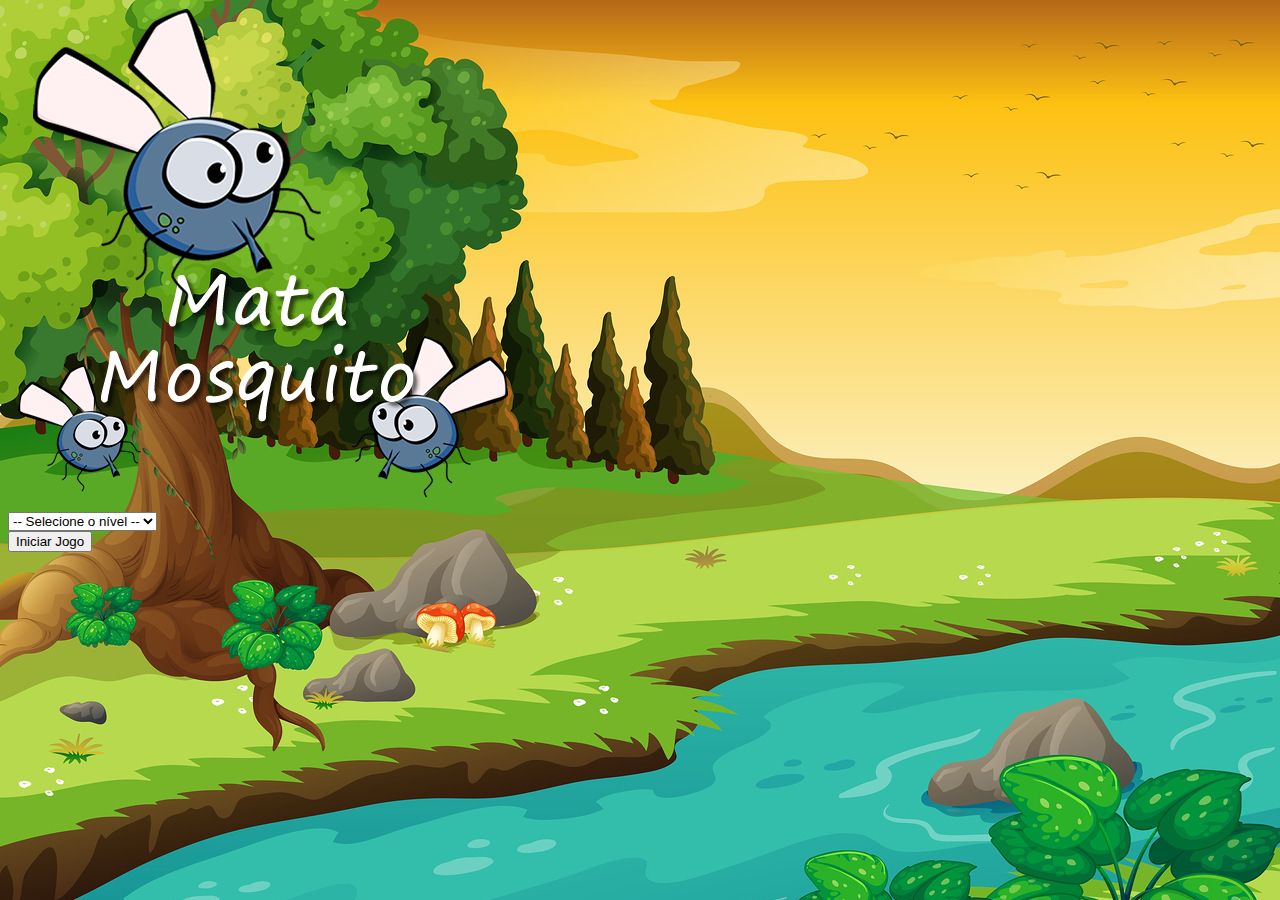
<file: Mata Mosquito Jogo/index.html>
<!DOCTYPE html>
<html lang="pt-br">
<head>
    <meta charset="UTF-8">
    <meta http-equiv="X-UA-Compatible" content="IE=edge">
    <meta name="viewport" content="width=device-width, initial-scale=1.0">
    <link href="https://cdn.jsdelivr.net/npm/bootstrap@5.2.0/dist/css/bootstrap.min.css" rel="stylesheet" integrity="sha384-gH2yIJqKdNHPEq0n4Mqa/HGKIhSkIHeL5AyhkYV8i59U5AR6csBvApHHNl/vI1Bx" crossorigin="anonymous">
    <link rel="stylesheet" href="estilo.css">
    <title>Mata Mosquito - Página Inicial</title>
    <script>
        function iniciarJogo() {
           var nivel = document.getElementById('nivel').value
           
           if (nivel === '') {
            alert('Selecione um nível para iniciar o jogo.')
            return false
           }    
           window.location.href = "app.html?" + nivel      
        }
    </script>
</head>
<body>
    <div class="container">
        <div class="row">
            <div class="col">
                <div class="d-flex justify-content-center">
                    <img src="imagens/game.png">
                </div>                
            </div>
        </div>

        <div class="row">
            <div class="col">
                <div class="d-flex justify-content-center">
                    <div class="mb-2">
                    <select class="form-control" id="nivel">
                        <option value="">-- Selecione o nível --</option>
                        <option value="normal">Normal</option>
                        <option value="dificil">Difícil</option>
                        <option value="muitodificil">Muito Difícil</option>
                    </select>
                </div>
                </div>                
            </div>
        </div>

        <div class="row">
            <div class="col">
                <div class="d-flex justify-content-center">
                    <button type="button" class="btn btn-danger btn-lg" onclick="iniciarJogo()">Iniciar Jogo</button>
                </div>                
            </div>
        </div>

    </div>
</body>
</html>
</file>
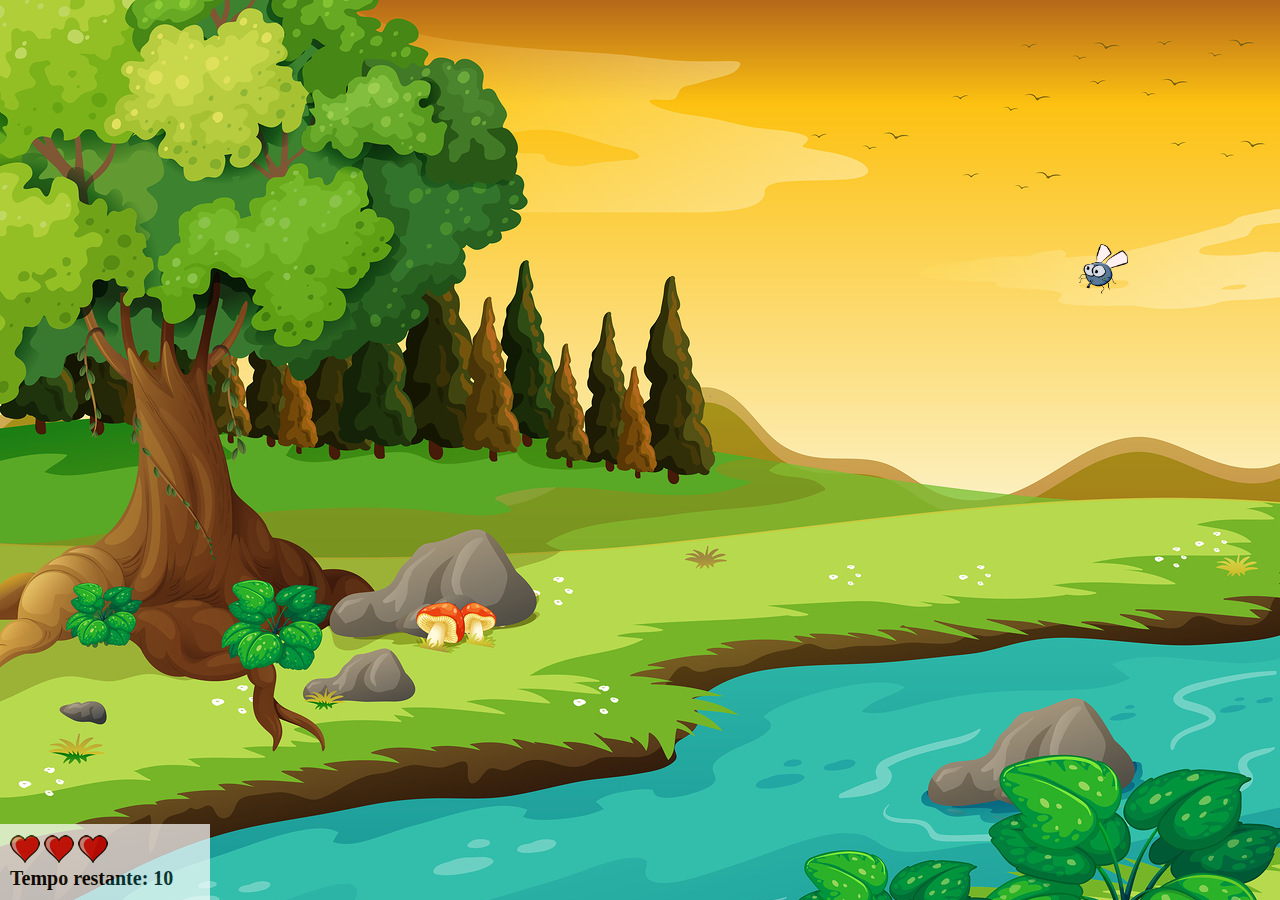
<file: Mata Mosquito Jogo/app.html>
<!DOCTYPE html>
<html lang="pt-br">
<head>
	<meta charset="UTF-8">
	<meta http-equiv="X-UA-Compatible" content="IE=edge">
	<meta name="viewport" content="width=device-width, initial-scale=1.0">
	<link rel="stylesheet" href="estilo.css" />
	<script src="jogo.js"></script>
	<title>Mata Mosquito - Jogo</title>
</head>
<body onresize="ajustaTamanhoPalcoJogo()">

	<div class="painel">
		<div class="vidas"><img id="v1" src="imagens/coracao_cheio.png">
							<img id="v2" src="imagens/coracao_cheio.png">
							<img id="v3" src="imagens/coracao_cheio.png">
		</div>
		<div class="cronometro">Tempo restante: <span id="cronometro"></span></div>
	</div>

	<script>
		document.getElementById('cronometro').innerHTML = tempo

		posicaoRandomica()

		var criaMosquito = setInterval(function() {
			posicaoRandomica()
		}, criaMosquitoTempo)
	</script>
</body>
</html>
</file>
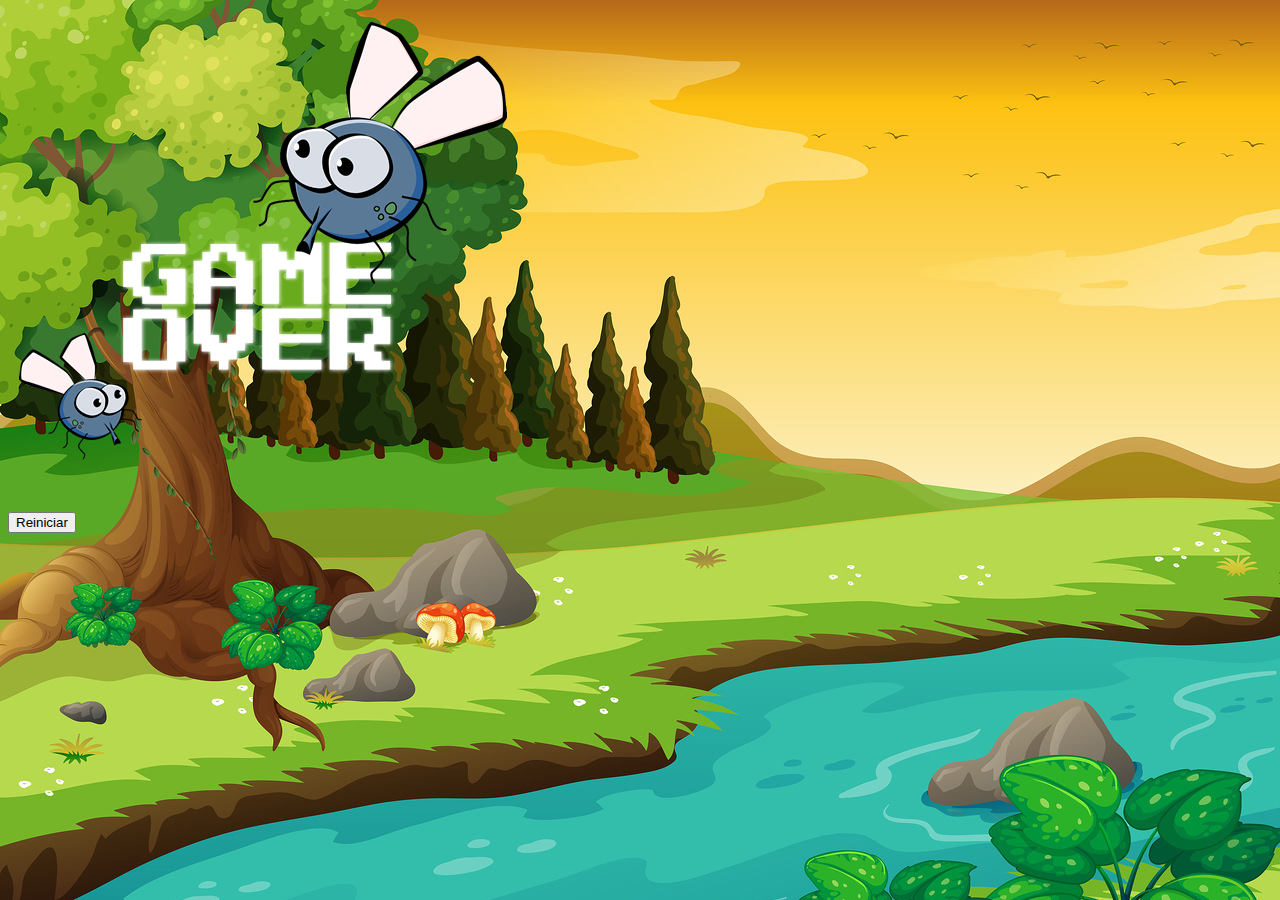
<file: Mata Mosquito Jogo/fim_de_jogo.html>
<!DOCTYPE html>
<html lang="pt-br">
<head>
    <meta charset="UTF-8">
    <meta http-equiv="X-UA-Compatible" content="IE=edge">
    <meta name="viewport" content="width=device-width, initial-scale=1.0">
    <link href="https://cdn.jsdelivr.net/npm/bootstrap@5.2.0/dist/css/bootstrap.min.css" rel="stylesheet" integrity="sha384-gH2yIJqKdNHPEq0n4Mqa/HGKIhSkIHeL5AyhkYV8i59U5AR6csBvApHHNl/vI1Bx" crossorigin="anonymous">
    <link rel="stylesheet" href="estilo.css">
    <title>Fim de jogo!</title>
</head>
<body>
    <div class="container">
        <div class="row">
            <div class="col">
                <div class="d-flex justify-content-center">
                    <img src="imagens/game_over.png">
                </div>                
            </div>
        </div>

        <div class="row">
            <div class="col">
                <div class="d-flex justify-content-center">
                    <button type="button" class="btn btn-dark btn-lg" onclick="window.location.href = 'index.html'">Reiniciar</button>
                </div>                
            </div>
        </div>

    </div>
</body>
</html>
</file>
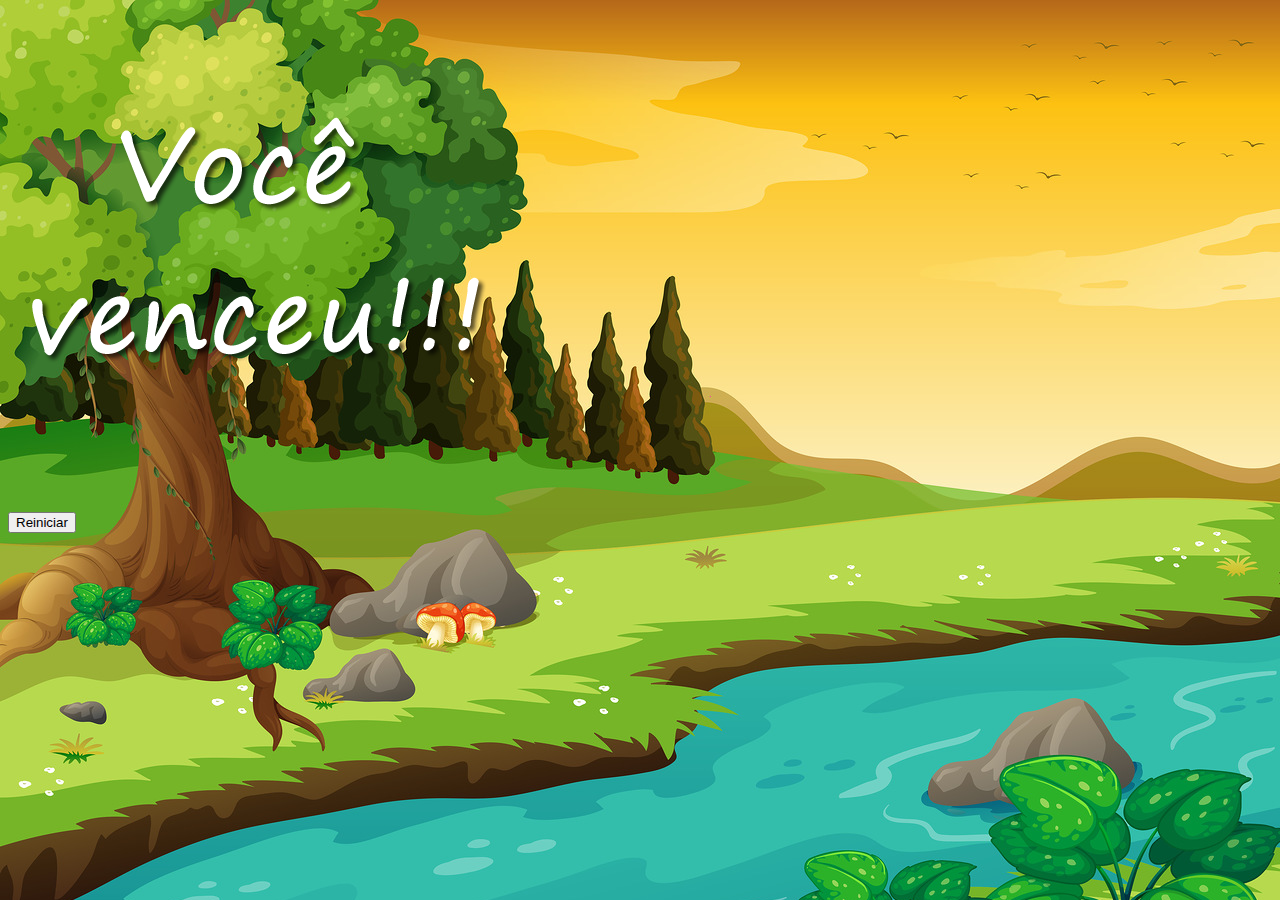
<file: Mata Mosquito Jogo/vitoria.html>
<!DOCTYPE html>
<html lang="pt-br">
<head>
    <meta charset="UTF-8">
    <meta http-equiv="X-UA-Compatible" content="IE=edge">
    <meta name="viewport" content="width=device-width, initial-scale=1.0">
    <link href="https://cdn.jsdelivr.net/npm/bootstrap@5.2.0/dist/css/bootstrap.min.css" rel="stylesheet" integrity="sha384-gH2yIJqKdNHPEq0n4Mqa/HGKIhSkIHeL5AyhkYV8i59U5AR6csBvApHHNl/vI1Bx" crossorigin="anonymous">
    <link rel="stylesheet" href="estilo.css">
    <title>Vitória</title>
</head>
<body>
    <div class="container">
        <div class="row">
            <div class="col">
                <div class="d-flex justify-content-center">
                    <img src="imagens/vitoria.png">
                </div>                
            </div>
        </div>

        <div class="row">
            <div class="col">
                <div class="d-flex justify-content-center">
                    <button type="button" class="btn btn-dark btn-lg" onclick="window.location.href = 'index.html'">Reiniciar</button>
                </div>                
            </div>
        </div>

    </div>
</body>
</html>
</file>
<file: Mata Mosquito Jogo/estilo.css>
html {
	cursor: url(imagens/mata_mosca.png) 30 30, auto;
}

body {
	background-image: url(imagens/bg.jpg);
	background-repeat: no-repeat;
	background-size: 100%;
}

.mosquito1 {
	width: 50px;
	height: 50px;
}

.mosquito2 {
	width: 70px;
	height: 70px;
}

.mosquito3 {
	width: 80px;
	height: 80px;
}

.ladoA {
	transform: scaleX(1);
}

.ladoB {
	transform: scaleX(-1);
}

.painel {
	position: absolute;
	width: 190px;
	padding: 10px;
	bottom: 0px;
	border-top: solid 1px #fff;
	background-color: #fff;
	opacity: 0.7;
	left: 0px;
}

.vidas {
	float: left
}

.cronometro {
	float: left;
	font-size: 20px;
	font-weight: bold;
}
</file>
